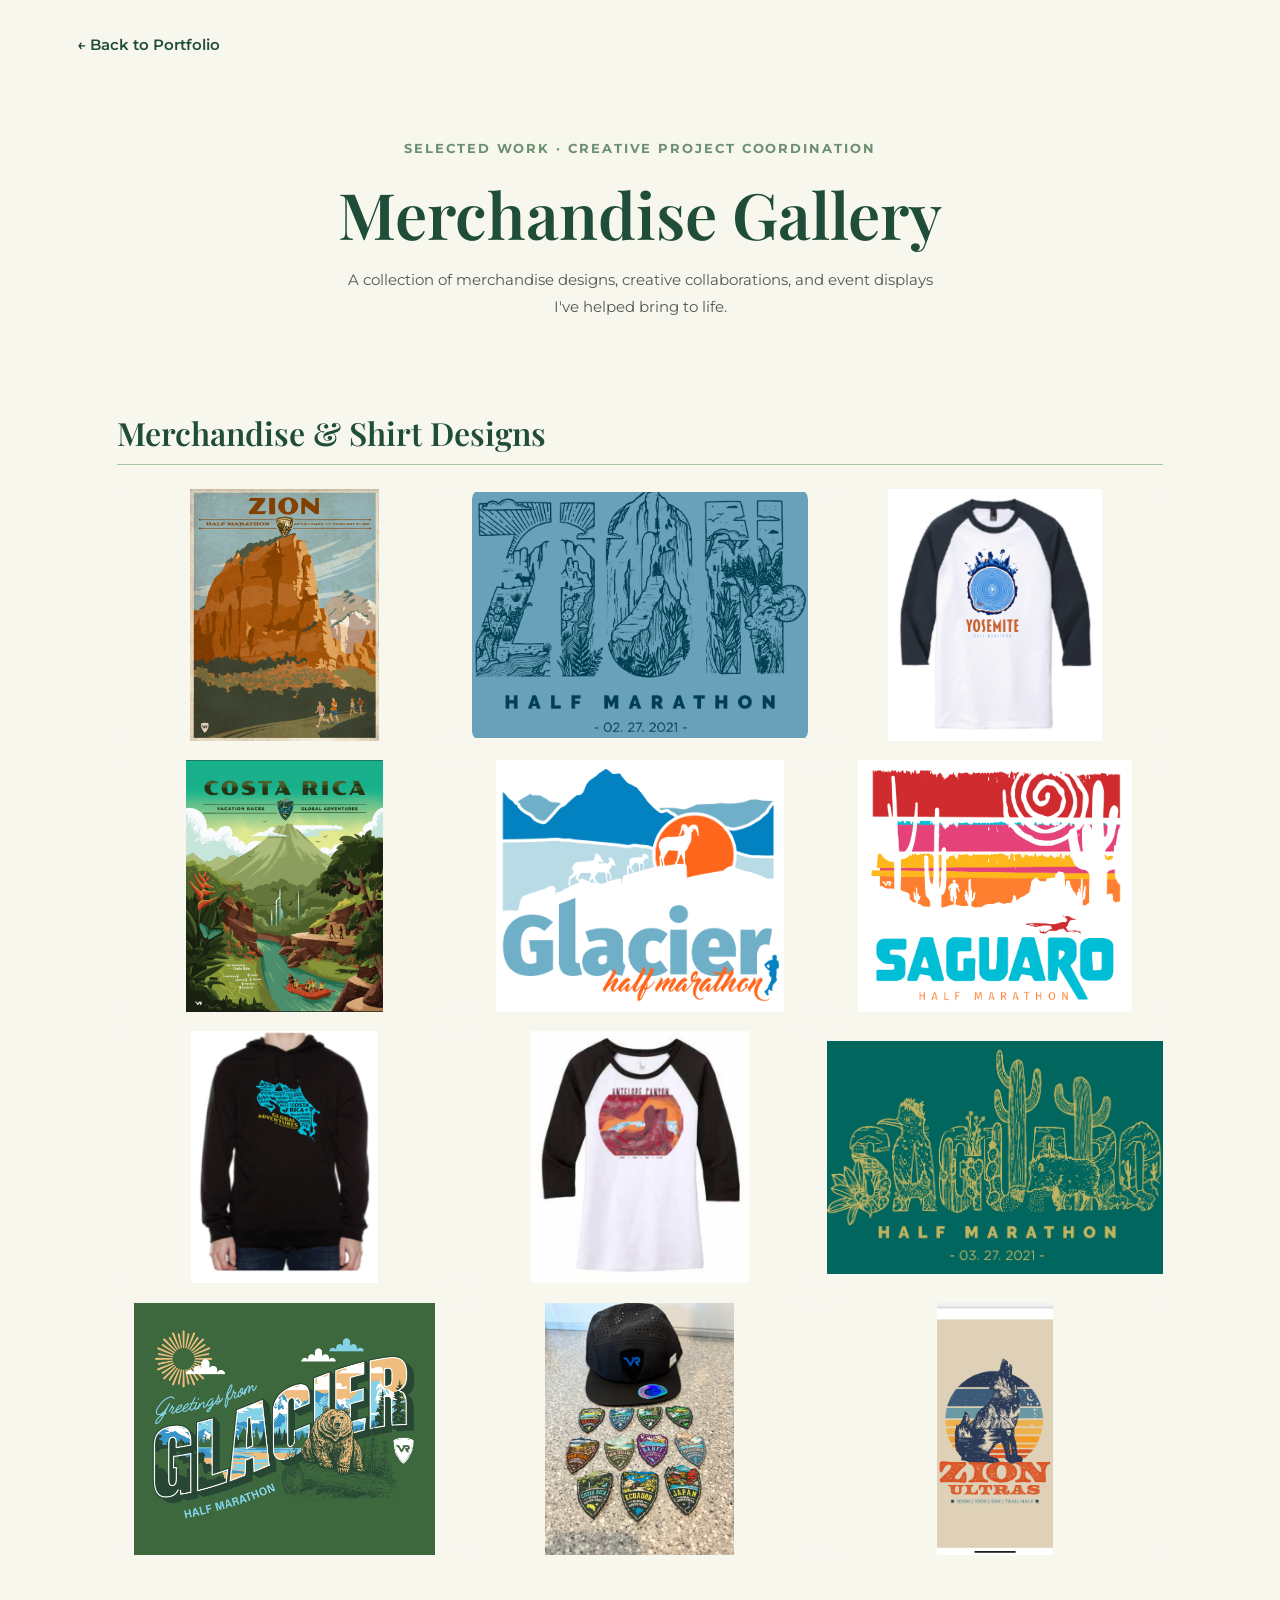
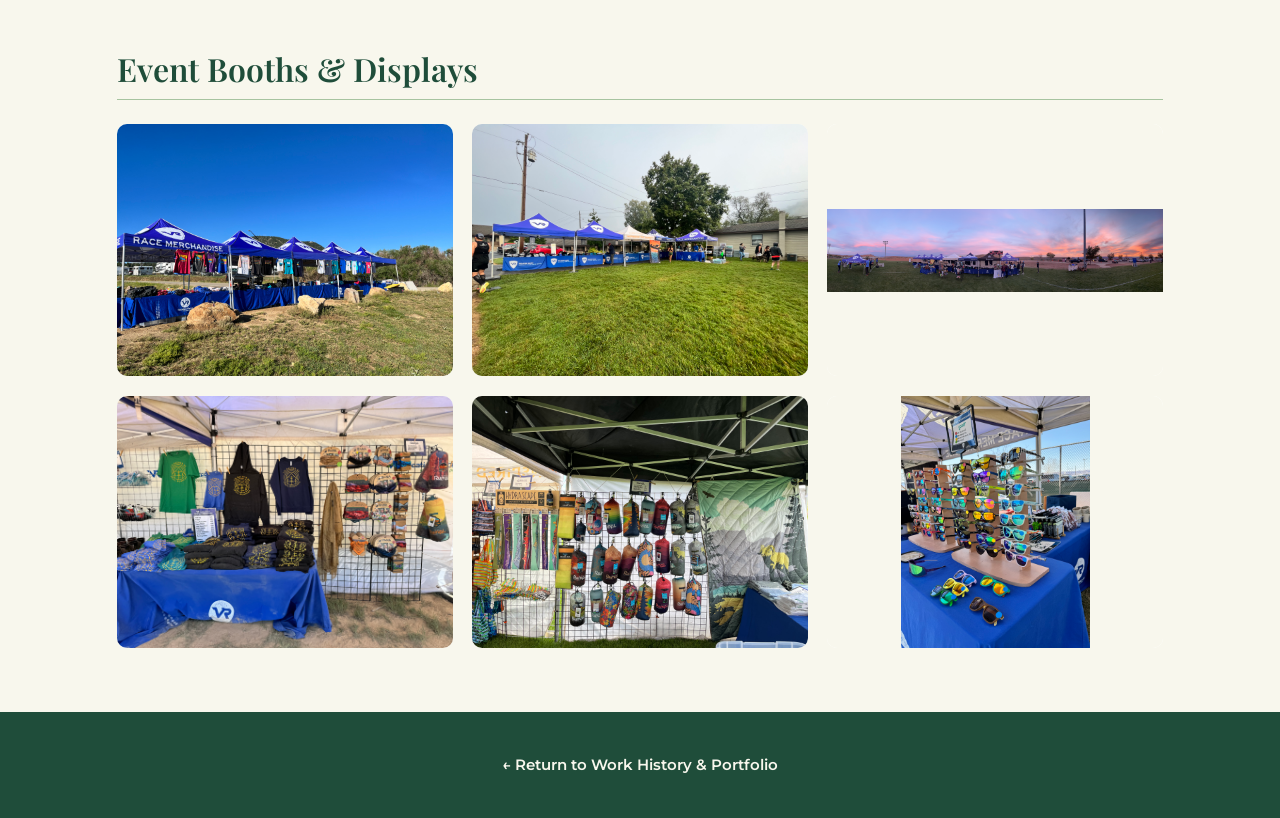
<file: merchandise-gallery.html>
<!DOCTYPE html>
<html lang="en">

<head>
    <meta charset="UTF-8">
    <meta name="viewport" content="width=device-width, initial-scale=1.0">

    <title>Merchandise Gallery | Megan Stanley Botanical Studio</title>

    <!-- Fonts -->
    <link rel="preconnect" href="https://fonts.googleapis.com">
    <link rel="preconnect" href="https://fonts.gstatic.com" crossorigin>
    <link
        href="https://fonts.googleapis.com/css2?family=Allura&family=Montserrat:wght@400;500;600;700&family=Playfair+Display:wght@500;600;700&display=swap"
        rel="stylesheet">

    <!-- Your existing website stylesheet -->
    <link rel="stylesheet" href="style.css">

    <!-- Gallery-specific styling -->
    <style>
        .merch-gallery-page {
            margin: 0;
            background: #F8F7ED;
            color: #2E2E2E;
            font-family: 'Montserrat', sans-serif;
        }

        .gallery-header {
            padding: 2rem 6%;
        }

        .gallery-back {
            color: #1F4D3A;
            font-weight: 600;
            text-decoration: none;
        }

        .gallery-back:hover {
            text-decoration: underline;
        }

        .gallery-intro {
            max-width: 760px;
            margin: 0 auto;
            padding: 3rem 6%;
            text-align: center;
        }

        .gallery-eyebrow {
            color: #6B8F71;
            font-size: 0.8rem;
            font-weight: 700;
            letter-spacing: 0.15em;
            text-transform: uppercase;
        }

        .gallery-intro h1 {
            color: #1F4D3A;
            font-family: 'Playfair Display', serif;
            font-size: clamp(2.5rem, 6vw, 4rem);
            margin: 1rem 0;
        }

        .gallery-intro p {
            line-height: 1.8;
            color: #555;
        }

        .gallery-section {
            max-width: 1200px;
            margin: 0 auto;
            padding: 2rem 6% 4rem;
        }

        .gallery-section h2 {
            color: #1F4D3A;
            font-family: 'Playfair Display', serif;
            font-size: 2rem;
            margin-bottom: 1.5rem;
            padding-bottom: 0.75rem;
            border-bottom: 1px solid #A7C4A0;
        }

        /* Photo grid */
        .merch-photo-grid {
            display: grid;
            grid-template-columns: repeat(3, minmax(0, 1fr));
            gap: 1.2rem;
        }

        .merch-photo-card {
            margin: 0;
            overflow: hidden;
            border-radius: 10px;
            background: white;
        }



        .merch-photo-link img {
            display: block;
            width: 100%;
            aspect-ratio: 4 / 3;
            object-fit: contain;
            background-color: #F8F7ED;
            transition: transform 0.25s ease;
        }

        .merch-photo-link:hover img,
        .merch-photo-link:focus-visible img {
            transform: scale(1.04);
        }

        .merch-photo-link:focus-visible {
            outline: 3px solid #D6B055;
            outline-offset: -3px;
        }

        .gallery-footer {
            padding: 2.5rem 6%;
            background: #1F4D3A;
            text-align: center;
        }

        .gallery-footer a {
            color: #F8F7ED;
            font-weight: 600;
            text-decoration: none;
        }

        .gallery-footer a:hover {
            text-decoration: underline;
        }

        /* Tablet */
        @media (max-width: 800px) {
            .merch-photo-grid {
                grid-template-columns: repeat(2, minmax(0, 1fr));
            }
        }

        /* Mobile */
        @media (max-width: 520px) {
            .merch-photo-grid {
                grid-template-columns: 1fr;
            }

            .gallery-section h2 {
                font-size: 1.6rem;
            }
        }
    </style>
</head>

<body class="merch-gallery-page">

    <header class="gallery-header">
        <a class="gallery-back" href="index.html#work">
            ← Back to Portfolio
        </a>
    </header>

    <main>

        <section class="gallery-intro">
            <div class="gallery-eyebrow">
                Selected Work · Creative Project Coordination
            </div>

            <h1>Merchandise Gallery</h1>

            <p>
                A collection of merchandise designs, creative collaborations,
                and event displays I've helped bring to life.
            </p>
        </section>

        <!-- MERCHANDISE & SHIRT DESIGNS -->
        <section class="gallery-section">
            <h2>Merchandise &amp; Shirt Designs</h2>

            <div class="merch-photo-grid">

                <figure class="merch-photo-card">
                    <a class="merch-photo-link" href="images/zionposter.png" target="_blank" rel="noopener">
                        <img src="images/zionposter.png" alt="Zion Half Poster" loading="lazy">
                    </a>
                </figure>

                <figure class="merch-photo-card">
                    <a class="merch-photo-link" href="images/zion.png" target="_blank" rel="noopener">
                        <img src="images/zion.png" alt="Zion race shirt" loading="lazy">
                    </a>
                </figure>

                <figure class="merch-photo-card">
                    <a class="merch-photo-link" href="images/yosemitemerch.png" target="_blank" rel="noopener">
                        <img src="images/yosemitemerch.png" alt="Yosemite merch shirt" loading="lazy">
                    </a>
                </figure>

                <figure class="merch-photo-card">
                    <a class="merch-photo-link" href="images/costaricaposter.png" target="_blank" rel="noopener">
                        <img src="images/costaricaposter.png" alt="Costa Rica Poster" loading="lazy">
                    </a>
                </figure>

                <figure class="merch-photo-card">
                    <a class="merch-photo-link" href="images/glaciershirt.png" target="_blank" rel="noopener">
                        <img src="images/glaciershirt.png" alt="Glacier half shirt" loading="lazy">
                    </a>
                </figure>

                <figure class="merch-photo-card">
                    <a class="merch-photo-link" href="images/saguarodesign.png" target="_blank" rel="noopener">
                        <img src="images/saguarodesign.png" alt="Saguaro shirt design" loading="lazy">
                    </a>
                </figure>

                <figure class="merch-photo-card">
                    <a class="merch-photo-link" href="images/globalraceshirt.png" target="_blank" rel="noopener">
                        <img src="images/globalraceshirt.png" alt="Global Race Shirt" loading="lazy">
                    </a>
                </figure>

                <figure class="merch-photo-card">
                    <a class="merch-photo-link" href="images/antelopeshirt.png" target="_blank" rel="noopener">
                        <img src="images/antelopeshirt.png" alt="Antelope shirt" loading="lazy">
                    </a>
                </figure>

                <figure class="merch-photo-card">
                    <a class="merch-photo-link" href="images/saguaroraceshirt.png" target="_blank" rel="noopener">
                        <img src="images/saguaroraceshirt.png" alt="Saguaro race shirt design" loading="lazy">
                    </a>
                </figure>

                <figure class="merch-photo-card">
                    <a class="merch-photo-link" href="images/glacierrace.jpeg" target="_blank" rel="noopener">
                        <img src="images/glacierrace.jpeg" alt="Glacier Race shirt" loading="lazy">
                    </a>
                </figure>

                <figure class="merch-photo-card">
                    <a class="merch-photo-link" href="images/patchhat.jpeg" target="_blank" rel="noopener">
                        <img src="images/patchhat.jpeg" alt="VR Patch Hat" loading="lazy">
                    </a>
                </figure>

                <figure class="merch-photo-card">
                    <a class="merch-photo-link" href="images/zioncoyote.PNG" target="_blank" rel="noopener">
                        <img src="images/zioncoyote.PNG" alt="Zion Coyote design" loading="lazy">
                    </a>
                </figure>
            </div>
        </section>

        <!-- EVENT BOOTHS & DISPLAYS -->
        <section class="gallery-section">
            <h2>Event Booths &amp; Displays</h2>

            <div class="merch-photo-grid">

                <figure class="merch-photo-card">
                    <a class="merch-photo-link" href="images/fullbooth.jpeg" target="_blank" rel="noopener">
                        <img src="images/fullbooth.jpeg" alt="Full Booth Display at RM" loading="lazy">
                    </a>
                </figure>

                <figure class="merch-photo-card">
                    <a class="merch-photo-link" href="images/fullbooth2.jpeg" target="_blank" rel="noopener">
                        <img src="images/fullbooth2.jpeg" alt="Full Booth 2" loading="lazy">
                    </a>
                </figure>

                <figure class="merch-photo-card">
                    <a class="merch-photo-link" href="images/pinkskybooth.jpeg" target="_blank" rel="noopener">
                        <img src="images/pinkskybooth.jpeg" alt="LP pink sky Booth" loading="lazy">
                    </a>
                </figure>

                <figure class="merch-photo-card">
                    <a class="merch-photo-link" href="images/gooddisplay.jpeg" target="_blank" rel="noopener">
                        <img src="images/gooddisplay.jpeg" alt="Display inside booth" loading="lazy">
                    </a>
                </figure>

                <figure class="merch-photo-card">
                    <a class="merch-photo-link" href="images/rumpledisplay.jpeg" target="_blank" rel="noopener">
                        <img src="images/rumpledisplay.jpeg" alt="Rumple Display" loading="lazy">
                    </a>
                </figure>

                <figure class="merch-photo-card">
                    <a class="merch-photo-link" href="images/goodrs.jpeg" target="_blank" rel="noopener">
                        <img src="images/goodrs.jpeg" alt="Goodrs Display" loading="lazy">
                    </a>
                </figure>

            </div>
        </section>

    </main>

    <footer class="gallery-footer">
        <a href="index.html#work">
            ← Return to Work History &amp; Portfolio
        </a>
    </footer>

</body>

</html>
</file>
<file: style.css>
/* Megan Stanley — Botanical Studio
   Beginner tip: change the color values below to experiment with your palette. */
:root {
  --forest: #1F4D3A;
  --sage: #6B8F71;
  --willow: #A7C4A0;
  --cream: #F8F7ED;
  --terracotta: #E07A5F;
  --mustard: #D6B055;
  --sky: #7FB3C8;
  --charcoal: #2E2E2E;
  --white: #FFFFFF;
  --serif: "Playfair Display", Georgia, serif;
  --sans: "Montserrat", Arial, sans-serif;
  --script: "Allura", cursive;
  --radius: 18px;
  --shadow: 0 14px 34px rgba(31, 77, 58, 0.14);
}

* {
  box-sizing: border-box;
}

html {
  scroll-behavior: smooth;
  scroll-padding-top: 88px;
}

body {
  margin: 0;
  background: var(--cream);
  color: var(--charcoal);
  font-family: var(--sans);
  font-size: 15px;
  line-height: 1.75;
}

img {
  display: block;
  height: auto;
  max-width: 100%;
}

section,
article,
div {
  min-width: 0;
}

a {
  color: inherit;
}

a:focus-visible {
  outline: 3px solid var(--terracotta);
  outline-offset: 4px;
}

h1,
h2,
h3,
p {
  margin-top: 0;
}

h1,
h2,
h3 {
  font-family: var(--serif);
  font-weight: 600;
  line-height: 1.15;
}

h2 {
  color: var(--forest);
  font-size: clamp(2rem, 4vw, 3.1rem);
  margin-bottom: 1rem;
}

h3 {
  color: var(--forest);
  font-size: 1.35rem;
  margin-bottom: .55rem;
}

.section-pad {
  padding: clamp(3.5rem, 7vw, 6.5rem) max(6vw, calc((100vw - 1240px) / 2));
}

.eyebrow {
  color: var(--sage);
  font-size: .72rem;
  font-weight: 700;
  letter-spacing: .17em;
  line-height: 1.5;
  margin-bottom: 1rem;
}

.button {
  align-items: center;
  border: 1px solid transparent;
  border-radius: 999px;
  display: inline-flex;
  font-size: .82rem;
  font-weight: 700;
  gap: 1.1rem;
  justify-content: center;
  padding: .8rem 1.25rem;
  text-decoration: none;
  transition: transform .2s ease, background .2s ease;
}

.button:hover {
  transform: translateY(-2px);
}

.button-dark {
  background: var(--forest);
  color: var(--white);
}

.button-dark:hover {
  background: var(--sage);
}

.button-outline {
  border-color: var(--forest);
  color: var(--forest);
}

.button-outline:hover {
  background: var(--forest);
  color: var(--white);
}

.text-link {
  color: var(--forest);
  display: inline-flex;
  font-size: .88rem;
  font-weight: 700;
  gap: .8rem;
  text-decoration-thickness: 1px;
  text-underline-offset: 5px;
}

.text-link:hover {
  color: var(--terracotta);
}

/* Header and navigation */
.site-header {
  align-items: center;
  background: rgba(248, 247, 237, .95);
  border-bottom: 1px solid rgba(31, 77, 58, .1);
  display: flex;
  gap: 2rem;
  justify-content: space-between;
  padding: 1rem max(6vw, calc((100vw - 1240px) / 2));
  position: sticky;
  top: 0;
  z-index: 10;
  backdrop-filter: blur(12px);
}

.wordmark {
  color: var(--forest);
  font-family: var(--script);
  font-size: 2.2rem;
  line-height: 1;
  text-decoration: none;
  white-space: nowrap;
}

.wordmark span {
  font-family: var(--sans);
  font-size: 1rem;
}

.main-nav {
  align-items: center;
  display: flex;
  flex-wrap: wrap;
  gap: clamp(.7rem, 1.7vw, 1.5rem);
  justify-content: flex-end;
}

.main-nav a {
  color: var(--forest);
  font-size: .69rem;
  font-weight: 700;
  letter-spacing: .06em;
  text-decoration: none;
  text-transform: uppercase;
}

.main-nav a:hover {
  color: var(--terracotta);
}

/* Hero */
.hero {
  align-items: center;
  background: linear-gradient(120deg, #eef0df 0%, var(--cream) 52%, #f7e7d9 100%);
  display: grid;
  gap: 4rem;
  grid-template-columns: minmax(0, 1fr) minmax(300px, .95fr);
  min-height: 610px;
  overflow: hidden;
}

.hero h1 {
  color: var(--forest);
  font-size: clamp(2.7rem, 5vw, 4.8rem);
  letter-spacing: -.04em;
  margin-bottom: 1.4rem;
}

.hero h1 span {
  color: var(--sage);
  font-family: var(--script);
  font-size: 1.12em;
  font-weight: 400;
  letter-spacing: 0;
}

.hero-intro {
  max-width: 570px;
  margin-bottom: 1.8rem;
}

.hero-art {
  min-height: 390px;
  position: relative;
}

.photo-card {
  background: var(--white);
  box-shadow: var(--shadow);
  padding: 10px 10px 16px;
  transform: rotate(-3deg);
}

.photo-card img {
  height: 100%;
  object-fit: cover;
  object-position: 35% center;
  width: 100%;
}

.hero-photo {
  height: 330px;
  left: 3%;
  position: absolute;
  top: 25px;
  width: 75%;
}

.photo-caption {
  color: var(--forest);
  display: block;
  font-family: var(--script);
  font-size: 1.45rem;
  padding: .35rem .2rem 0;
  text-align: center;
}

.small-photo {
  height: 155px;
  position: absolute;
  right: 0;
  top: 215px;
  transform: rotate(7deg);
  width: 43%;
}

.leaf-doodle {
  color: var(--sage);
  font-size: 5rem;
  position: absolute;
}

.leaf-one {
  bottom: -8px;
  left: -4%;
  transform: rotate(-28deg);
}

.paint-note {
  background: var(--terracotta);
  color: var(--white);
  font-family: var(--script);
  font-size: 1.8rem;
  line-height: 1.05;
  padding: 1.1rem;
  position: absolute;
  right: -2%;
  top: -5px;
  transform: rotate(6deg);
}

/* About */
.about {
  align-items: start;
  display: grid;
  gap: clamp(3rem, 8vw, 8rem);
  grid-template-columns: 1fr 1fr;
}

.section-heading {
  max-width: 570px;
}

.section-heading p:not(.eyebrow) {
  margin-bottom: 1.5rem;
}

.about-note {
  border-left: 1px solid var(--terracotta);
  padding: .5rem 0 .5rem 2rem;
  position: relative;
}

.round-leaf {
  color: var(--sage);
  font-size: 2.4rem;
  position: absolute;
  right: 0;
  top: -1.3rem;
}

.about-note h3 {
  font-family: var(--sans);
  font-size: .9rem;
  letter-spacing: .1em;
  text-transform: uppercase;
}

.skill-list {
  display: grid;
  gap: .45rem 1.5rem;
  grid-template-columns: 1fr 1fr;
  list-style: none;
  margin: 1.5rem 0;
  padding: 0;
}

.skill-list li::before {
  color: var(--sage);
  content: "✳";
  margin-right: .6rem;
}

.script-note {
  color: var(--forest);
  font-family: var(--script);
  font-size: 1.8rem;
  margin-bottom: 0;
}

/* Creative projects */
.tinted-section {
  background: #e9eee2;
}

.creative {
  display: grid;
  gap: 3rem;
  grid-template-columns: minmax(210px, .75fr) 1.5fr;
}

.section-intro p:not(.eyebrow) {
  max-width: 340px;
}

.project-grid {
  display: grid;
  gap: 1.2rem;
  grid-template-columns: repeat(3, minmax(0, 1fr));
}

.project-card img {
  aspect-ratio: 4 / 5;
  border-radius: 12px;
  object-fit: cover;
  width: 100%;
}

.project-card h3 {
  font-size: 1.05rem;
  margin: .9rem 0 .35rem;
}

.project-card p {
  font-size: .82rem;
  line-height: 1.6;
  margin-bottom: 0;
}

/* Tech */
.tech {
  align-items: center;
  background: #e6f0f1;
  display: grid;
  gap: clamp(3rem, 8vw, 8rem);
  grid-template-columns: .95fr 1fr;
}

.tech-image {
  max-width: 520px;
  transform: rotate(-2deg);
}

.tech-image img {
  aspect-ratio: 4 / 3;
}

.tech-copy p:not(.eyebrow) {
  max-width: 580px;
}

.skill-tags {
  display: flex;
  flex-wrap: wrap;
  gap: .55rem;
  margin: 1.4rem 0 1.8rem;
}

.skill-tags span {
  background: var(--white);
  border: 1px solid #cbdedb;
  border-radius: 999px;
  color: var(--forest);
  font-size: .75rem;
  padding: .35rem .75rem;
}


/* Work history and professional portfolio */
.work-history {
  background: var(--cream);
}

.work-heading {
  margin: 0 auto 2.5rem;
  max-width: 780px;
  text-align: center;
}

.work-heading>p:not(.eyebrow) {
  margin-left: auto;
  margin-right: auto;
  max-width: 700px;
}

.career-grid {
  display: grid;
  gap: 1.3rem;
  grid-template-columns: repeat(2, minmax(0, 1fr));
}

.career-card {
  background: #edf1e7;
  border: 1px solid rgba(31, 77, 58, .1);
  border-radius: var(--radius);
  padding: clamp(1.3rem, 3vw, 2rem);
}

.career-card:nth-child(2) {
  background: #f8e9dd;
}

.career-kicker {
  color: var(--sage);
  font-size: .65rem;
  font-weight: 700;
  letter-spacing: .15em;
}

.career-card h3 {
  margin-top: .6rem;
}

.career-company {
  color: var(--terracotta);
  font-size: .8rem;
  font-weight: 700;
}

.career-card ul {
  padding-left: 1.2rem;
}

.career-card li {
  margin-bottom: .35rem;
}

.portfolio-intro {
  margin: 3.5rem 0 1.4rem;
}

.portfolio-intro h3 {
  font-size: 1.7rem;
}

.portfolio-intro p:not(.eyebrow) {
  max-width: 700px;
}

.work-samples {
  display: grid;
  gap: 1.2rem;
  grid-template-columns: repeat(3, minmax(0, 1fr));
}

.work-sample {
  background: var(--white);
  border-radius: var(--radius);
  box-shadow: 0 8px 25px rgba(31, 77, 58, .07);
  padding: 1.4rem;
}

.sample-number {
  color: var(--terracotta);
  font-family: var(--serif);
  font-size: 2rem;
}

.work-sample h3 {
  font-size: 1.2rem;
}

.work-sample p {
  font-size: .85rem;
}

.sample-tags {
  color: var(--sage);
  font-size: .7rem;
  font-weight: 700;
}

/* Travel diary */
.travel {
  background: #f8e9dd;
}

.travel-heading {
  align-items: end;
  display: grid;
  gap: 1rem 3rem;
  grid-template-columns: 1fr 1fr;
  margin-bottom: 2.5rem;
}

.travel-heading .eyebrow {
  grid-column: 1 / -1;
  margin-bottom: -.5rem;
}

.travel-heading h2 {
  color: #8b412e;
  margin-bottom: 0;
}

.travel-heading>p:not(.eyebrow) {
  margin-bottom: 0;
}

.travel-tip {
  border-left: 3px solid var(--terracotta);
  color: #8b412e;
  font-family: var(--script);
  font-size: 1.6rem;
  padding-left: 1rem;
}

.travel-gallery {
  align-items: start;
  display: grid;
  gap: 1.3rem;
  grid-template-columns: 1.2fr 1fr 1fr;
}

.travel-card {
  background: var(--cream);
  border-radius: var(--radius);
  box-shadow: 0 8px 25px rgba(100, 60, 40, .08);
  overflow: hidden;
}

.travel-card img {
  aspect-ratio: 4 / 3;
  object-fit: cover;
  width: 100%;
}

.travel-card-tall img {
  aspect-ratio: 4 / 4.4;
}

.travel-card-copy {
  padding: 1.15rem 1.2rem 1.35rem;
}

.post-meta {
  color: var(--terracotta);
  display: block;
  font-size: .62rem;
  font-weight: 700;
  letter-spacing: .1em;
  margin-bottom: .55rem;
}

.travel-card h3 {
  font-size: 1.3rem;
}

.travel-card p {
  font-size: .83rem;
  line-height: 1.65;
  margin-bottom: 0;
}

.placeholder-note {
  color: #6e5b51;
  font-size: .75rem;
  margin: 1.5rem 0 0;
}

/* Outdoors */
.outdoors {
  align-items: center;
  background: #e9eee2;
  display: grid;
  gap: 4rem;
  grid-template-columns: .8fr 1.2fr;
}

.outdoors-copy p:not(.eyebrow) {
  max-width: 480px;
}

.outdoors>img {
  aspect-ratio: 5 / 3;
  border-radius: 48% 48% 14px 14px;
  object-fit: cover;
  width: 100%;
}

/* Footer */
.site-footer {
  background: var(--forest);
  color: #f7f5e9;
  display: grid;
  gap: 2rem 4rem;
  grid-template-columns: 1.3fr 1fr;
}

.site-footer .eyebrow {
  color: var(--willow);
}

.site-footer h2 {
  color: var(--cream);
  font-size: clamp(1.8rem, 3vw, 2.7rem);
}

.site-footer p {
  max-width: 550px;
}

.footer-links {
  align-content: center;
  display: flex;
  flex-wrap: wrap;
  gap: 1rem;
  justify-content: flex-end;
}

.footer-links a {
  border-bottom: 1px solid var(--willow);
  color: var(--cream);
  font-size: .85rem;
  padding: .35rem 0;
  text-decoration: none;
}

.footer-links a:hover {
  color: var(--mustard);
}

.footer-bottom {
  border-top: 1px solid rgba(255, 255, 255, .22);
  font-size: .72rem;
  grid-column: 1 / -1;
  margin: 1rem 0 0;
  max-width: none !important;
  padding-top: 1.2rem;
  text-align: center;
}

/* Responsive layout for tablets and phones */
@media (max-width: 900px) {
  .site-header {
    align-items: flex-start;
    flex-direction: column;
    gap: 1rem;
  }

  .main-nav {
    justify-content: flex-start;
  }

  .hero {
    gap: 2rem;
    grid-template-columns: 1fr;
  }

  .hero-art {
    margin: 0 auto;
    max-width: 600px;
    width: 100%;
  }

  .creative {
    grid-template-columns: 1fr;
  }

  .career-grid {
    grid-template-columns: 1fr;
  }

  .work-samples {
    grid-template-columns: repeat(2, minmax(0, 1fr));
  }

  .section-intro p:not(.eyebrow) {
    max-width: 650px;
  }

  .travel-heading {
    align-items: start;
  }
}

@media (max-width: 620px) {
  body {
    font-size: 14px;
  }

  .section-pad {
    padding: 3.5rem 1.25rem;
  }

  .site-header {
    padding: 1rem 1.25rem;
    position: static;
  }

  .wordmark {
    font-size: 2rem;
  }

  .main-nav {
    gap: .55rem 1rem;
  }

  .main-nav a {
    font-size: .62rem;
  }

  .hero {
    min-height: auto;
  }

  .hero h1 {
    font-size: clamp(2.5rem, 12vw, 3.6rem);
  }

  .hero-art {
    min-height: 300px;
  }

  .hero-photo {
    height: 245px;
    width: 78%;
  }

  .small-photo {
    height: 115px;
    top: 175px;
  }

  .paint-note {
    font-size: 1.35rem;
    right: 0;
  }

  .about,
  .tech,
  .outdoors {
    gap: 2.5rem;
    grid-template-columns: 1fr;
  }

  .tech-image {
    margin: 0 auto;
    width: min(100%, 460px);
  }

  .work-samples {
    grid-template-columns: 1fr;
  }

  .career-card {
    min-width: 0;
  }

  .about-note {
    padding-left: 1.2rem;
  }

  .skill-list {
    grid-template-columns: 1fr;
  }

  .project-grid {
    gap: .85rem;
    grid-template-columns: 1fr 1fr;
  }

  .project-card:last-child {
    grid-column: 1 / -1;
    max-width: 70%;
  }

  .travel-heading {
    gap: 1rem;
    grid-template-columns: 1fr;
  }

  .travel-heading .eyebrow {
    grid-column: auto;
  }

  .travel-gallery {
    grid-template-columns: 1fr;
  }

  .travel-card-tall img,
  .travel-card img {
    aspect-ratio: 16 / 10;
  }

  .site-footer {
    gap: 1rem;
    grid-template-columns: 1fr;
  }

  .footer-links {
    justify-content: flex-start;
  }

  .footer-bottom {
    grid-column: auto;
  }
}

@media (prefers-reduced-motion: reduce) {
  html {
    scroll-behavior: auto;
  }

  *,
  *::before,
  *::after {
    transition-duration: .01ms !important;
  }
}
</file>
